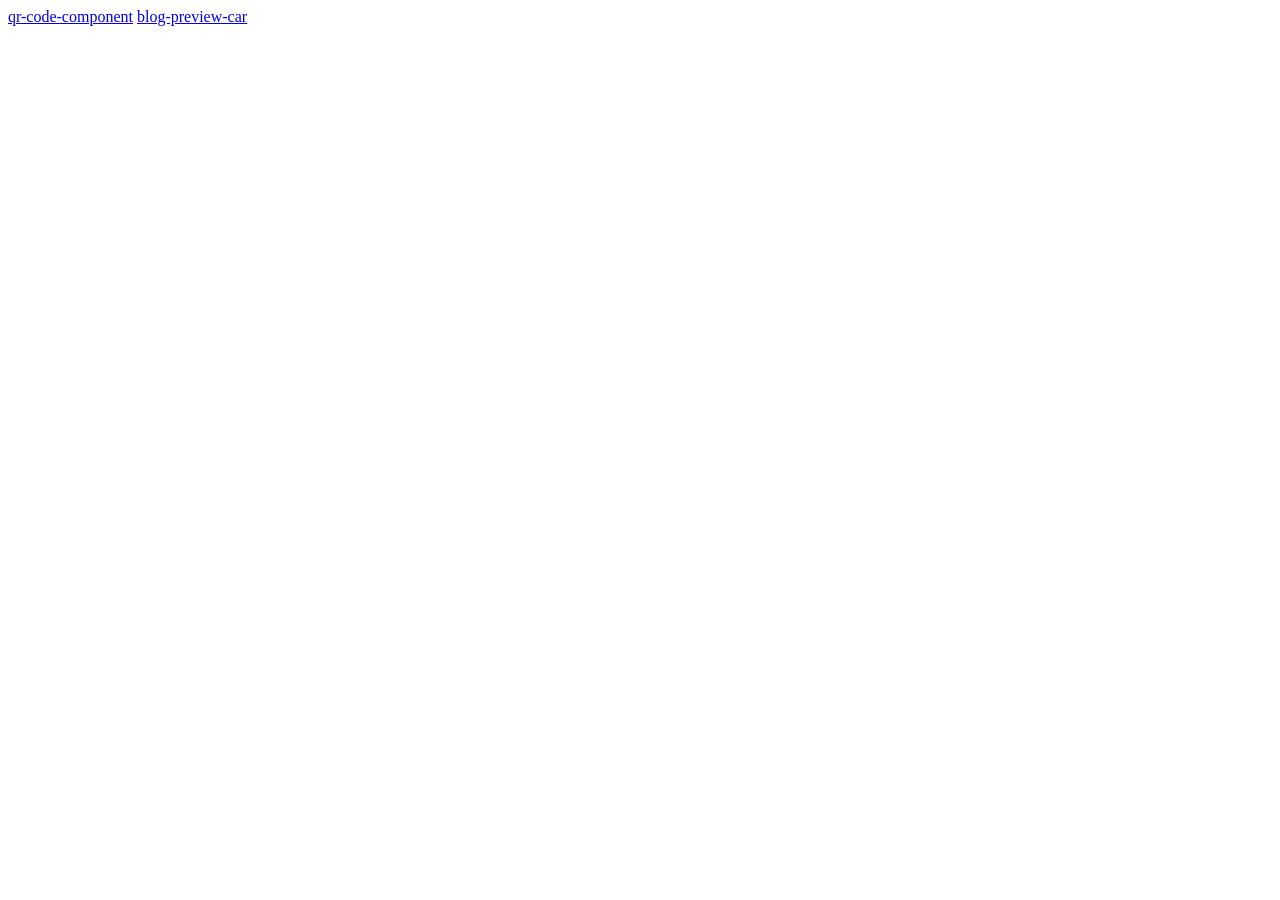
<file: index.html>
<!DOCTYPE html>
<html lang="en">
<head>
  <meta charset="UTF-8">
  <meta name="viewport" content="width=device-width, initial-scale=1.0">
  <title>Document</title>
</head>
<body>
  <a href="./qr-code-component-main/index.html">qr-code-component</a>
  <a href="./blog-preview-card-main/index.html">blog-preview-car</a>
</body>
</html>
</file>
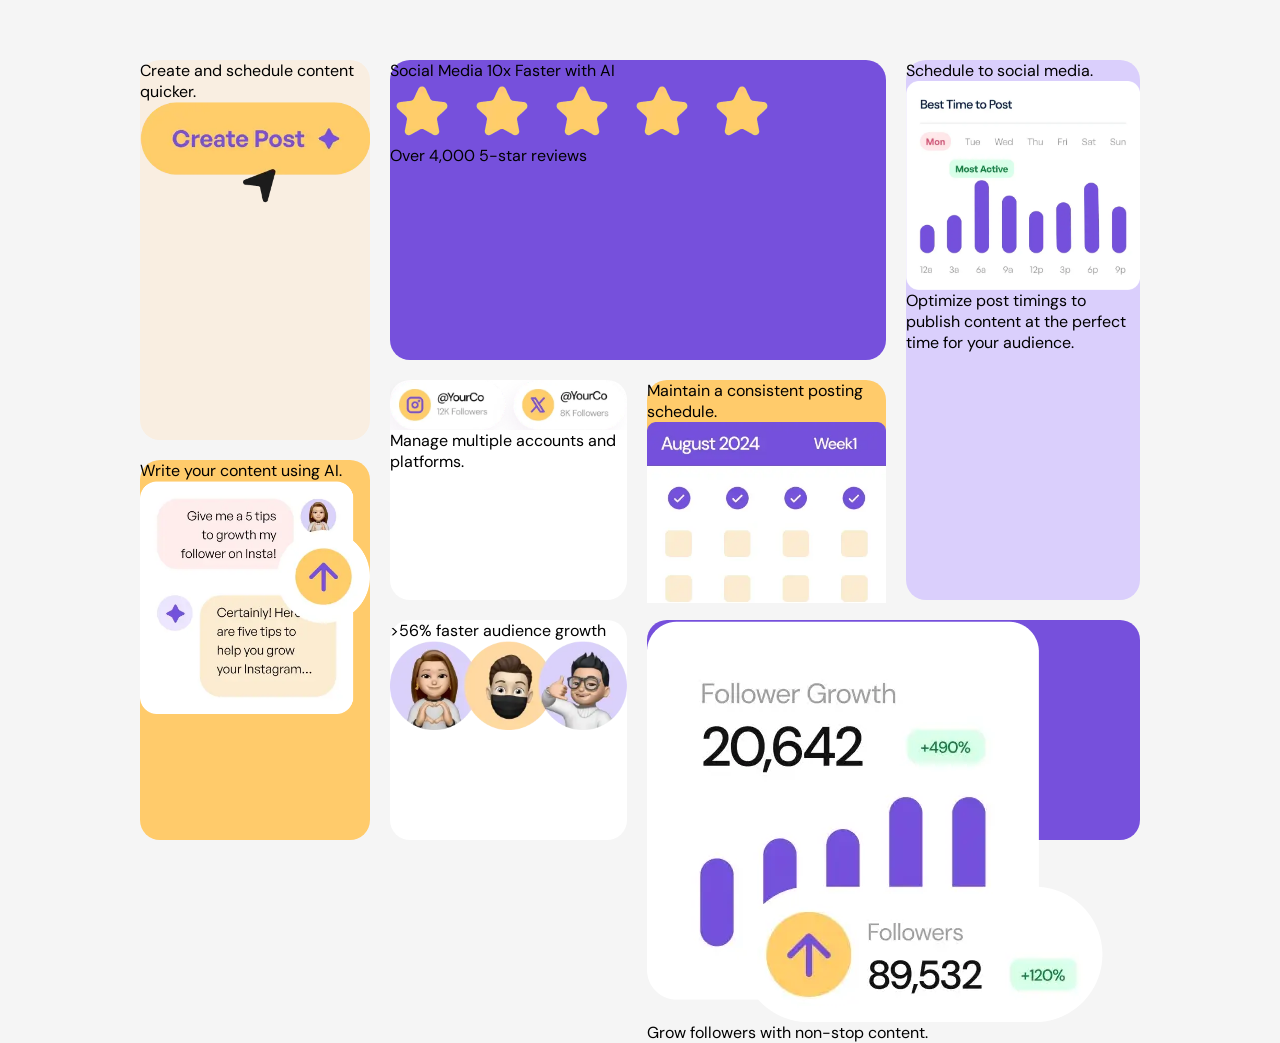
<file: bento-grid-main/index.html>
<!DOCTYPE html>
<html lang="en">
<head>
  <meta charset="UTF-8">
  <meta name="viewport" content="width=device-width, initial-scale=1.0"> <!-- displays site properly based on user's device -->
  <link rel="stylesheet" href="./assets/css/reset.css">
  <link rel="stylesheet" href="./assets/css/style.css">
  <link rel="icon" type="image/png" sizes="32x32" href="./assets/images/favicon-32x32.png">
    <title>Frontend Mentor | Bento grid</title>
  <!-- Feel free to remove these styles or customise in your own stylesheet 👍 -->
</head>
<body>
  <main>
    <section id="grid-sect">
      <div id="box-1" class="box">
        <p>Create and schedule content <span>quicker.</span></p>
        <img src="./assets/images/illustration-create-post.webp" alt="">
      </div>
      <div id="box-2" class="box">
        <p>Social Media <span>10x</span> Faster with AI</p>
        <img src="./assets/images/illustration-five-stars.webp" alt="">
        <p>Over 4,000 5-star reviews</p>
      </div>
      <div id="box-3" class="box">
        <p>Schedule to social media.</p>
        <img src="assets/images/illustration-schedule-posts.webp" alt="">
        <p>Optimize post timings to publish content at the perfect time for your audience.</p>
      </div>
      <div id="box-4" class="box">
        <p>Write your content using AI.</p>
        <img src="assets/images/illustration-ai-content.webp" alt="">
      </div>
      <div id="box-5" class="box">
        <img src="assets/images/illustration-multiple-platforms.webp" alt="">
        <p>Manage multiple accounts and platforms.</p>
      </div>
      <div id="box-6" class="box">
        <p>Maintain a consistent posting schedule.</p>
        <img src="./assets/images/illustration-consistent-schedule.webp" alt="">
      </div>
      <div id="box-7" class="box">
        <p>&gt;56% faster audience growth</p>
        <img src="assets/images/illustration-audience-growth.webp" alt="">
      </div>
      <div id="box-8" class="box">
        <img src="assets/images/illustration-grow-followers.webp" alt="">
        <p>Grow followers with non-stop content.</p>
      </div>
    </section>
  </main>
</body>
</html>
</file>
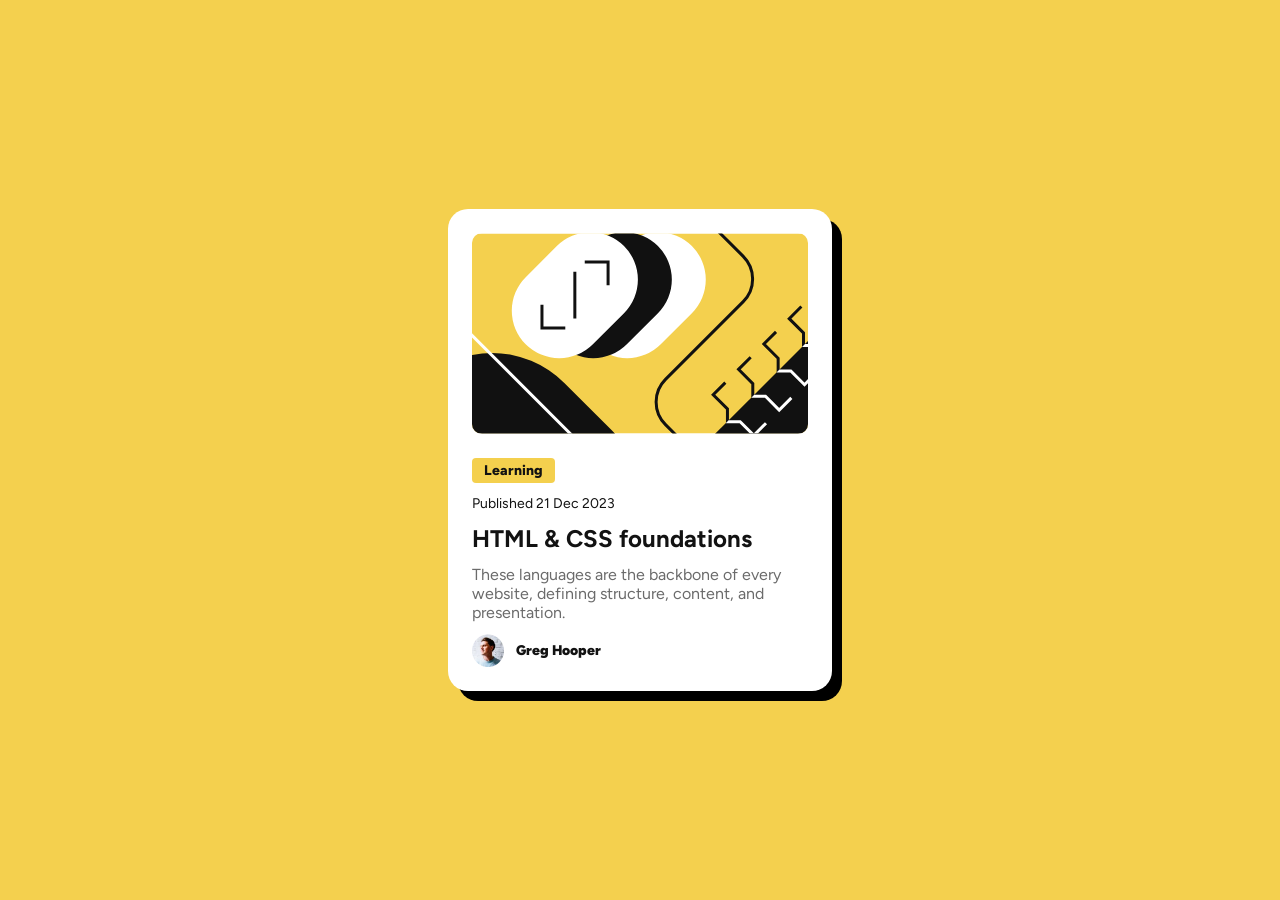
<file: blog-preview-card-main/index.html>
<!DOCTYPE html>
<html lang="en">
<head>
  <meta charset="UTF-8">
  <meta name="viewport" content="width=device-width, initial-scale=1.0">
  <link rel="stylesheet" href="./assets/css/reset.css">
  <link rel="stylesheet" href="./assets/css/style.css">
  <link rel="icon" type="image/png" sizes="32x32" href="./assets/images/favicon-32x32.png">
  <title>Frontend Mentor | Blog preview card</title>
</head>
<body>
  <main>
    <section id="card">
      <img src="assets/images/illustration-article.svg" id="theme">
      <span>Learning</span>
      
      <p id="published-data">Published <time datetime="2023-12-21">21 Dec 2023</time></p>
      
      <h1>HTML & CSS foundations</h1>
      <p id="description">These languages are the backbone of every website, defining structure, content, and presentation.</p>
      
      <div id="author">
        <img src="assets/images/image-avatar.webp" alt="">
        <p>Greg Hooper</p>
      </div>
    </section>
  </main>
</body>
</html>
</file>
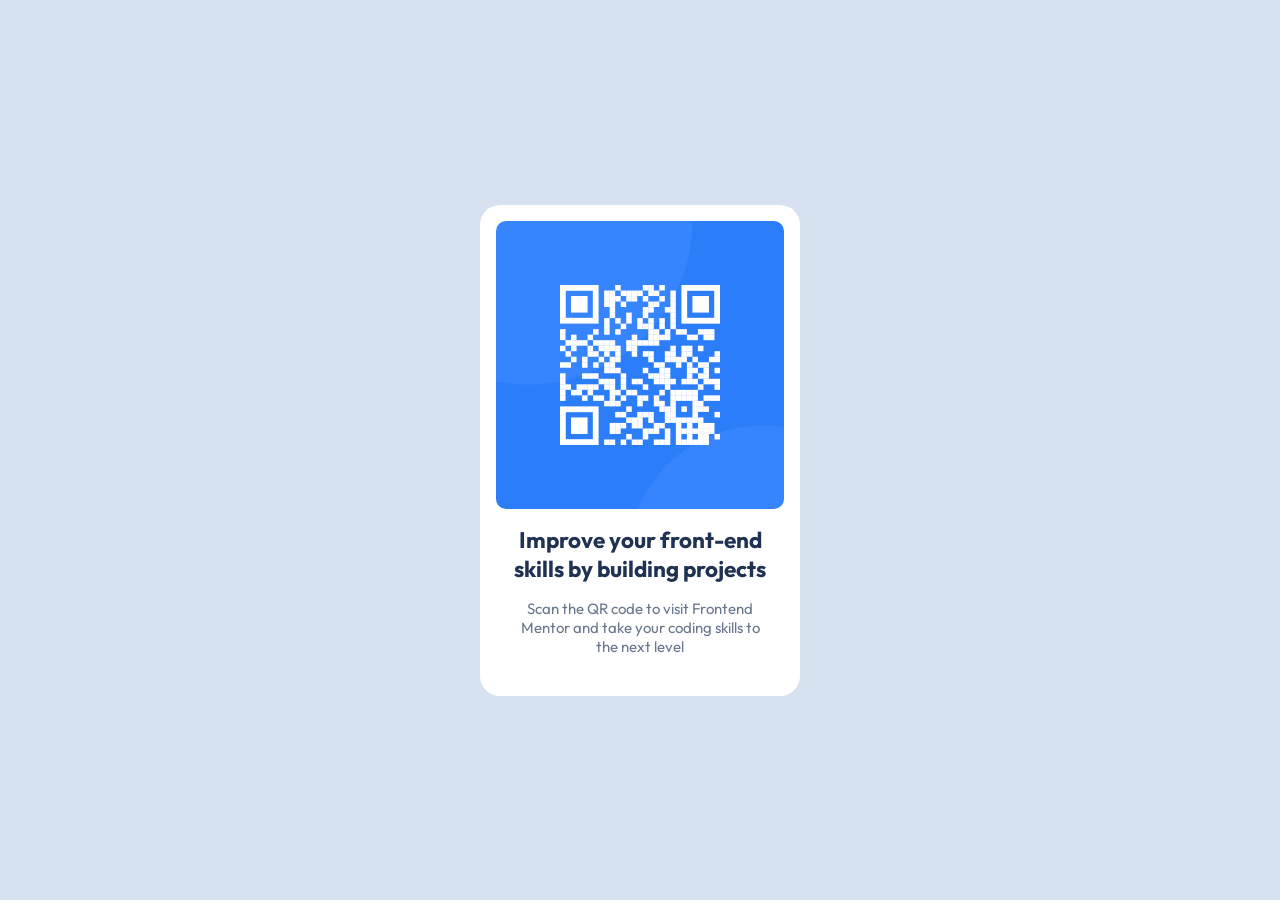
<file: qr-code-component-main/index.html>
<!DOCTYPE html>
<html lang="en">
<head>
  <meta charset="UTF-8">
  <meta name="viewport" content="width=device-width, initial-scale=1.0"> <!-- displays site properly based on user's device -->
  <link rel="stylesheet" href="css/reset.css">
  <link rel="stylesheet" href="css/style.css">
  <link rel="icon" type="image/png" sizes="32x32" href="./images/favicon-32x32.png">
  <title>Frontend Mentor | QR code component</title>
</head>
<body>
  <main>
    <section id="card">
      <img src="./images/image-qr-code.png" alt="Qr para acessar o Frontend Mentor">
      <h1>Improve your front-end skills by building projects</h1>
      <p>Scan the QR code to visit Frontend Mentor and take your coding skills to the next level</p>
    </section>
  </main>
  <!-- <footer class="attribution">
    Challenge by <a href="https://www.frontendmentor.io?ref=challenge">Frontend Mentor</a>. 
    Coded by <a href="#">Your Name Here</a>.
  </footer> -->
</body>
</html>
</file>
<file: bento-grid-main/assets/css/style.css>
@import url('https://fonts.googleapis.com/css2?family=DM+Sans:ital,opsz,wght@0,9..40,100..1000;1,9..40,100..1000&display=swap');

body{
  background-color: #f5f5f5;
}

main{
  display: grid;
  place-items: center;
  min-height: 100vh
}

#grid-sect{
  margin: 0 auto;
  font-family: "DM Sans", Arial, Helvetica, sans-serif;
  display: grid;
  width: 1000px;
  grid-auto-rows: 60px;
  grid-template-areas:
      "box1 box2 box2 box3"
      "box1 box2 box2 box3"
      "box1 box2 box2 box3"
      "box1 box2 box2 box3"
      "box1 box5 box6 box3"
      "box4 box5 box6 box3"
      "box4 box5 box6 box3"
      "box4 box7 box8 box8"
      "box4 box7 box8 box8"
      "box4 box7 box8 box8";
  gap: 20px;
}

.box{
  border-radius: 20px;
}

#box-1 {
  background-color: hsl(31, 66%, 93%);
  grid-area: box1;
}
#box-2 {
  background-color: hsl(256, 67%, 59%);
  grid-area: box2;
}
#box-3 {
  background-color: hsl(254, 88%, 90%);
  grid-area: box3;
}
#box-4 {
  background-color: hsl(39, 100%, 71%);
  grid-area: box4;
}
#box-5 {
  background-color: hsl(0, 0%, 100%);
  grid-area: box5;
}
#box-6 {
  background-color: hsl(39, 100%, 71%);
  grid-area: box6;
}
#box-7 {
  background-color: hsl(0, 0%, 100%);
  grid-area: box7;
}
#box-8 {
  background-color: hsl(256, 67%, 59%);
  grid-area: box8;
}
</file>
<file: blog-preview-card-main/assets/css/style.css>
@import url('https://fonts.googleapis.com/css2?family=Figtree:ital,wght@0,300..900;1,300..900&display=swap');

body{
  background-color: hsl(47, 88%, 63%);
  font-family: "Figtree";
  color: hsl(0, 0%, 7%);
}

main{
  width: 100%;
  height: 100%;
  display: grid;
  place-items: center;
}

#card{
  display: flex;
  padding: 24px;
  flex-direction: column;
  width: 384px;
  height: fit-content;
  background-color: white;
  gap: 12px;
  border-radius: 20px;
  box-shadow: 10px 10px 0px black;
}

#theme{
  margin-bottom: 12px;
  border-radius: 10px;
}

span{
  background-color: hsl(47, 88%, 63%);
  width: fit-content;
  padding: 4px 12px;
  border-radius: 4px;
  font-weight: 800;
  font-size: 14px;
}

#published-data{
  font-size: 14px;
}

h1{
  font-size: 24px;
}

#description{
  font-size: 16px;
  color: hsl(0, 0%, 42%);
}

#author{
  display: flex;
  align-items: center;
  gap: 12px;
}


#author img{
  width: 32px;
}

#author p{
  font-weight: 900;
  font-size: 14px;
}
</file>
<file: qr-code-component-main/css/style.css>
@import url('https://fonts.googleapis.com/css2?family=Outfit:wght@100..900&display=swap');
*{
  font-family: Outfit, Arial, Helvetica, sans-serif;
  font-size: 15px;
}
body{
  background-color: hsl(212, 45%, 89%);
}

main{
  height: 100%;
  display: grid;
  place-items: center;
}

section#card{
  border-radius: 20px;
  padding: 16px;
  padding-bottom: 40px;
  max-width: 320px;
  margin: 0 auto;
  background-color: white;
  display: flex;
  flex-direction: column;
  align-items: center;
  gap: 16px;
}

img{
  width: 288px;
  border-radius: 10px;
}

p, h1{
  padding: 0 16px;
}

h1{
  font-size: 1.5rem;
  color: hsl(218, 44%, 22%);
  text-align: center;
}

p{
  color: hsl(216, 15%, 48%);
  text-align: center;
}
</file>
